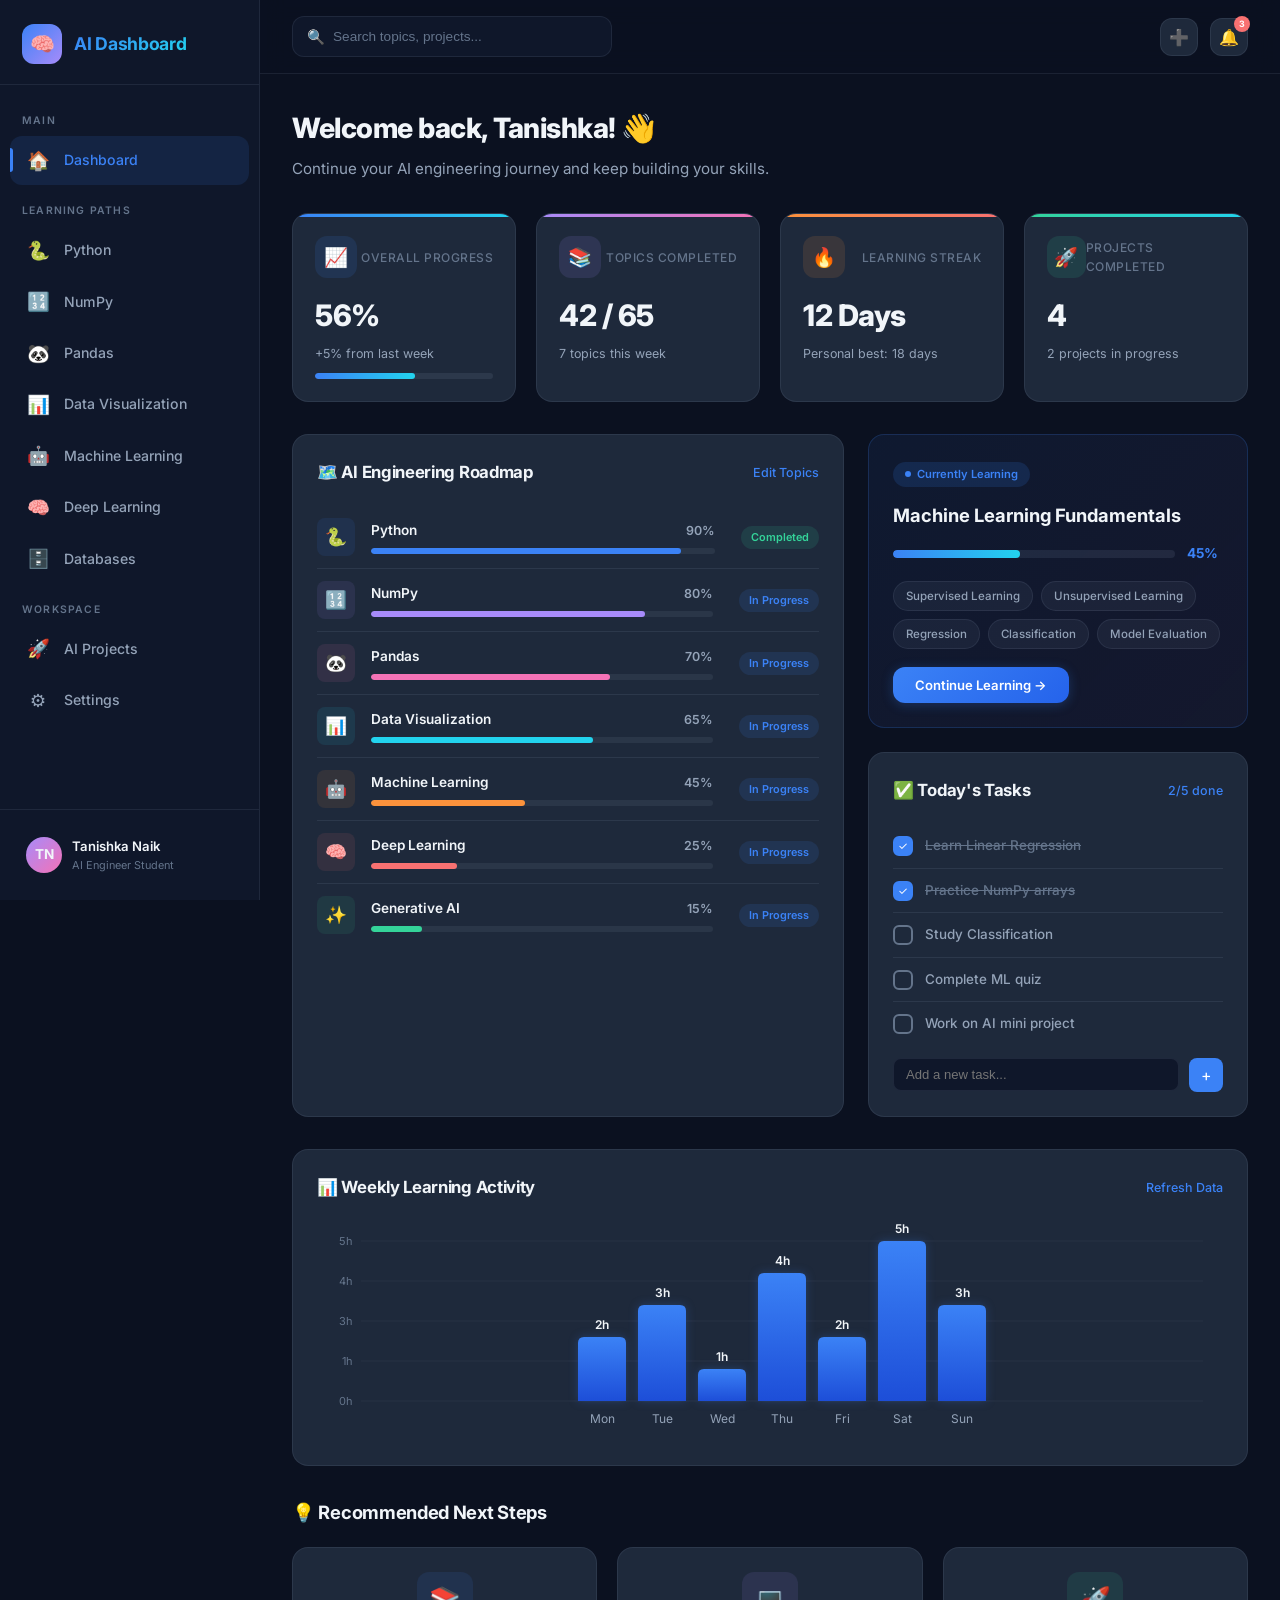
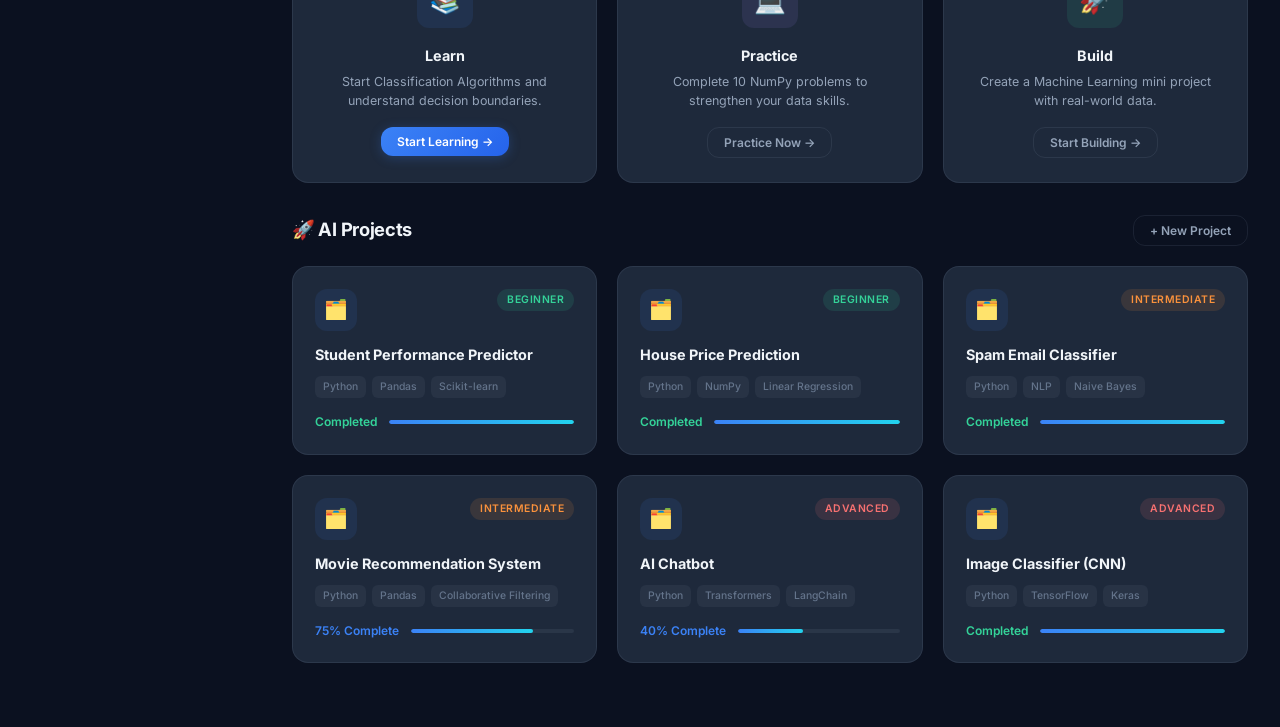
<file: index.html>
<!DOCTYPE html>
<html lang="en">
<head>
  <meta charset="UTF-8" />
  <meta name="viewport" content="width=device-width, initial-scale=1.0" />
  <title>AI Learning Dashboard — Track Your AI Engineering Journey</title>
  <meta name="description" content="Track your AI, Machine Learning, and Data Science learning progress. Monitor topics, manage goals, and visualize your journey." />
  <link rel="stylesheet" href="styles.css" />
</head>
<body>

<!-- ===== App Shell ===== -->
<div class="app-layout">

  <!-- Sidebar Overlay (mobile) -->
  <div class="sidebar-overlay" id="sidebarOverlay"></div>

  <!-- ===== SIDEBAR ===== -->
  <aside class="sidebar" id="sidebar">
    <div class="sidebar__brand">
      <div class="sidebar__logo">🧠</div>
      <span class="sidebar__title">AI Dashboard</span>
    </div>

    <nav class="sidebar__nav">
      <div class="sidebar__nav-label">Main</div>
      <a class="nav-item active" data-page="dashboard" href="#">
        <span class="nav-item__icon">🏠</span> Dashboard
      </a>

      <div class="sidebar__nav-label">Learning Paths</div>
      <a class="nav-item" data-page="python" href="#">
        <span class="nav-item__icon">🐍</span> Python
      </a>
      <a class="nav-item" data-page="numpy" href="#">
        <span class="nav-item__icon">🔢</span> NumPy
      </a>
      <a class="nav-item" data-page="pandas" href="#">
        <span class="nav-item__icon">🐼</span> Pandas
      </a>
      <a class="nav-item" data-page="dataviz" href="#">
        <span class="nav-item__icon">📊</span> Data Visualization
      </a>
      <a class="nav-item" data-page="ml" href="#">
        <span class="nav-item__icon">🤖</span> Machine Learning
      </a>
      <a class="nav-item" data-page="dl" href="#">
        <span class="nav-item__icon">🧠</span> Deep Learning
      </a>
      <a class="nav-item" data-page="databases" href="#">
        <span class="nav-item__icon">🗄️</span> Databases
      </a>

      <div class="sidebar__nav-label">Workspace</div>
      <a class="nav-item" data-page="projects" href="#">
        <span class="nav-item__icon">🚀</span> AI Projects
      </a>
      <a class="nav-item" data-page="settings" href="#">
        <span class="nav-item__icon">⚙️</span> Settings
      </a>
    </nav>

    <div class="sidebar__profile">
      <div class="sidebar__profile-card" data-page="profile" id="sidebarProfileBtn">
        <div class="profile-avatar">TN</div>
        <div class="profile-info">
          <div class="profile-info__name">Tanishka Naik</div>
          <div class="profile-info__role">AI Engineer Student</div>
        </div>
      </div>
    </div>
  </aside>

  <!-- ===== MAIN ===== -->
  <main class="main-content">

    <!-- Top Bar -->
    <header class="topbar">
      <button class="topbar__hamburger" id="menuBtn" aria-label="Open sidebar">☰</button>
      <div class="topbar__search">
        <span class="topbar__search-icon">🔍</span>
        <input type="text" placeholder="Search topics, projects..." />
      </div>
      <div class="topbar__actions">
        <button class="topbar__btn" id="addGoalBtn" title="Add Learning Goal">➕</button>
        <button class="topbar__btn" title="Notifications">
          🔔 <span class="badge">3</span>
        </button>
      </div>
    </header>

    <!-- ============ DASHBOARD PAGE ============ -->
    <section class="dashboard-page page active" id="page-dashboard">

      <!-- Welcome -->
      <div class="welcome animate-in">
        <h1 class="welcome__heading">Welcome back, Tanishka! <span class="wave">👋</span></h1>
        <p class="welcome__sub">Continue your AI engineering journey and keep building your skills.</p>
      </div>

      <!-- Stats -->
      <div class="stats-grid animate-in animate-delay-1">
        <div class="stat-card">
          <div class="stat-card__header">
            <div class="stat-card__icon">📈</div>
            <span class="stat-card__label">Overall Progress</span>
          </div>
          <div class="stat-card__value" id="overallPctText">68%</div>
          <div class="stat-card__extra">+5% from last week</div>
          <div class="stat-card__progress">
            <div class="stat-card__progress-fill" id="overallProgressBar" style="width:0%"></div>
          </div>
        </div>

        <div class="stat-card">
          <div class="stat-card__header">
            <div class="stat-card__icon">📚</div>
            <span class="stat-card__label">Topics Completed</span>
          </div>
          <div class="stat-card__value" id="topicsCompletedText">42 / 65</div>
          <div class="stat-card__extra">7 topics this week</div>
        </div>

        <div class="stat-card">
          <div class="stat-card__header">
            <div class="stat-card__icon">🔥</div>
            <span class="stat-card__label">Learning Streak</span>
          </div>
          <div class="stat-card__value">12 Days</div>
          <div class="stat-card__extra">Personal best: 18 days</div>
        </div>

        <div class="stat-card">
          <div class="stat-card__header">
            <div class="stat-card__icon">🚀</div>
            <span class="stat-card__label">Projects Completed</span>
          </div>
          <div class="stat-card__value" id="projectsCompletedText">6</div>
          <div class="stat-card__extra">2 projects in progress</div>
        </div>
      </div>

      <!-- Two-col: Roadmap + Right Column -->
      <div class="content-grid animate-in animate-delay-2">

        <!-- Left: Roadmap -->
        <div class="card">
          <div class="card__header">
            <h2 class="card__title">🗺️ AI Engineering Roadmap</h2>
            <button class="card__action" id="toggleRoadmapEdit">Edit Topics</button>
          </div>
          <div id="roadmapContainer">
            <!-- Rendered by JS -->
          </div>
        </div>

        <!-- Right Column -->
        <div style="display:flex;flex-direction:column;gap:24px;">

          <!-- Currently Learning -->
          <div class="card current-learning">
            <div class="current-learning__badge">
              <span class="pulse"></span> Currently Learning
            </div>
            <h3 class="current-learning__title">Machine Learning Fundamentals</h3>
            <div class="current-learning__progress-row">
              <div class="current-learning__progress-bar">
                <div class="current-learning__progress-fill" style="width:0%" id="currentProgressFill"></div>
              </div>
              <span class="current-learning__pct" id="currentProgressPct">45%</span>
            </div>
            <div class="current-learning__topics" id="currentTopics">
              <!-- Rendered by JS -->
            </div>
            <button class="btn btn--primary">Continue Learning →</button>
          </div>

          <!-- Today's Tasks -->
          <div class="card">
            <div class="card__header">
              <h2 class="card__title">✅ Today's Tasks</h2>
              <span class="card__action" id="taskCountLabel">2/5 done</span>
            </div>
            <div id="taskList">
              <!-- Rendered by JS -->
            </div>
            <div class="task-add">
              <input type="text" placeholder="Add a new task..." id="newTaskInput" />
              <button id="addTaskBtn">+</button>
            </div>
          </div>

        </div>
      </div>

      <!-- Weekly Activity Chart -->
      <div class="card animate-in animate-delay-3" style="margin-bottom:32px">
        <div class="card__header">
          <h2 class="card__title">📊 Weekly Learning Activity</h2>
          <button class="card__action" id="randomizeChartBtn">Refresh Data</button>
        </div>
        <div class="chart-container">
          <canvas id="weeklyChart"></canvas>
        </div>
      </div>

      <!-- Recommended Next Steps -->
      <div class="animate-in animate-delay-4">
        <div class="section-header">
          <h2 class="section-title">💡 Recommended Next Steps</h2>
        </div>
        <div class="next-steps-grid">
          <div class="step-card">
            <div class="step-card__icon">📚</div>
            <h3 class="step-card__title">Learn</h3>
            <p class="step-card__desc">Start Classification Algorithms and understand decision boundaries.</p>
            <button class="btn btn--primary btn--sm">Start Learning →</button>
          </div>
          <div class="step-card">
            <div class="step-card__icon">💻</div>
            <h3 class="step-card__title">Practice</h3>
            <p class="step-card__desc">Complete 10 NumPy problems to strengthen your data skills.</p>
            <button class="btn btn--outline btn--sm">Practice Now →</button>
          </div>
          <div class="step-card">
            <div class="step-card__icon">🚀</div>
            <h3 class="step-card__title">Build</h3>
            <p class="step-card__desc">Create a Machine Learning mini project with real-world data.</p>
            <button class="btn btn--outline btn--sm">Start Building →</button>
          </div>
        </div>
      </div>

      <!-- AI Projects -->
      <div class="animate-in animate-delay-5">
        <div class="section-header">
          <h2 class="section-title">🚀 AI Projects</h2>
          <button class="btn btn--outline btn--sm" id="addProjectBtn">+ New Project</button>
        </div>
        <div class="projects-grid" id="projectsGrid">
          <!-- Rendered by JS -->
        </div>
      </div>

    </section>

    <!-- ============ TOPIC DETAIL PAGE (reused for Python, NumPy etc) ============ -->
    <section class="dashboard-page page" id="page-topic-detail">
      <div class="welcome animate-in">
        <h1 class="welcome__heading" id="topicDetailTitle">Python</h1>
        <p class="welcome__sub" id="topicDetailSub">Track your progress in this learning path.</p>
      </div>
      <div class="stats-grid animate-in animate-delay-1">
        <div class="stat-card">
          <div class="stat-card__header">
            <div class="stat-card__icon">📈</div>
            <span class="stat-card__label">Completion</span>
          </div>
          <div class="stat-card__value" id="topicDetailPct">90%</div>
          <div class="stat-card__progress">
            <div class="stat-card__progress-fill" id="topicDetailBar" style="width:0%"></div>
          </div>
        </div>
      </div>
      <div class="card animate-in animate-delay-2">
        <div class="card__header">
          <h2 class="card__title">Sub-Topics</h2>
        </div>
        <div id="topicSubList">
          <!-- Rendered by JS -->
        </div>
      </div>
    </section>

    <!-- ============ PROJECTS PAGE ============ -->
    <section class="dashboard-page page" id="page-projects">
      <div class="welcome animate-in">
        <h1 class="welcome__heading">🚀 AI Projects</h1>
        <p class="welcome__sub">Build real-world projects to solidify your AI skills.</p>
      </div>
      <div class="animate-in animate-delay-1">
        <div class="section-header">
          <h2 class="section-title">All Projects</h2>
          <button class="btn btn--primary btn--sm" id="addProjectBtn2">+ New Project</button>
        </div>
        <div class="projects-grid" id="projectsGridFull">
          <!-- Rendered by JS -->
        </div>
      </div>
    </section>

    <!-- ============ PROFILE PAGE ============ -->
    <section class="dashboard-page page" id="page-profile">
      <div class="welcome animate-in">
        <h1 class="welcome__heading">👤 Profile</h1>
      </div>
      <div class="profile-page__card animate-in animate-delay-1">
        <div class="profile-page__avatar">TN</div>
        <div>
          <h2 class="profile-page__name" id="profileName">Tanishka Naik</h2>
          <p class="profile-page__role" id="profileRole">Aspiring AI / Data Science Engineer</p>
          <div class="profile-page__skills" id="profileSkills">
            <!-- Rendered by JS -->
          </div>
        </div>
      </div>
      <div class="card animate-in animate-delay-2">
        <div class="card__header">
          <h2 class="card__title">Edit Profile</h2>
        </div>
        <div class="form-group" style="margin-bottom:14px">
          <label style="font-size:.78rem;font-weight:600;color:var(--text-secondary);display:block;margin-bottom:6px">Name</label>
          <input id="profileNameInput" style="width:100%;background:var(--bg-input);border:1px solid var(--border);border-radius:var(--radius-sm);padding:10px 14px;color:var(--text-primary);font-size:.85rem;outline:none" value="Tanishka Naik" />
        </div>
        <div class="form-group" style="margin-bottom:14px">
          <label style="font-size:.78rem;font-weight:600;color:var(--text-secondary);display:block;margin-bottom:6px">Title</label>
          <input id="profileRoleInput" style="width:100%;background:var(--bg-input);border:1px solid var(--border);border-radius:var(--radius-sm);padding:10px 14px;color:var(--text-primary);font-size:.85rem;outline:none" value="Aspiring AI / Data Science Engineer" />
        </div>
        <div class="form-group" style="margin-bottom:14px">
          <label style="font-size:.78rem;font-weight:600;color:var(--text-secondary);display:block;margin-bottom:6px">Skills (comma separated)</label>
          <input id="profileSkillsInput" style="width:100%;background:var(--bg-input);border:1px solid var(--border);border-radius:var(--radius-sm);padding:10px 14px;color:var(--text-primary);font-size:.85rem;outline:none" value="Python, NumPy, Pandas, Machine Learning" />
        </div>
        <button class="btn btn--primary" id="saveProfileBtn">Save Changes</button>
      </div>
    </section>

    <!-- ============ SETTINGS PAGE ============ -->
    <section class="dashboard-page page" id="page-settings">
      <div class="welcome animate-in">
        <h1 class="welcome__heading">⚙️ Settings</h1>
        <p class="welcome__sub">Customize your dashboard experience.</p>
      </div>

      <div class="settings-group animate-in animate-delay-1">
        <h3 class="settings-group__title">Appearance</h3>
        <div class="settings-row">
          <div>
            <div class="settings-row__label">Dark Mode</div>
            <div class="settings-row__desc">Use dark theme (currently active)</div>
          </div>
          <button class="toggle on" id="toggleDarkMode"></button>
        </div>
        <div class="settings-row">
          <div>
            <div class="settings-row__label">Compact Sidebar</div>
            <div class="settings-row__desc">Minimize the sidebar for more screen space</div>
          </div>
          <button class="toggle" id="toggleCompact"></button>
        </div>
      </div>

      <div class="settings-group animate-in animate-delay-2">
        <h3 class="settings-group__title">Notifications</h3>
        <div class="settings-row">
          <div>
            <div class="settings-row__label">Daily Reminders</div>
            <div class="settings-row__desc">Get a daily learning reminder notification</div>
          </div>
          <button class="toggle on" id="toggleReminders"></button>
        </div>
        <div class="settings-row">
          <div>
            <div class="settings-row__label">Weekly Report</div>
            <div class="settings-row__desc">Receive weekly progress summary</div>
          </div>
          <button class="toggle on" id="toggleWeekly"></button>
        </div>
      </div>

      <div class="settings-group animate-in animate-delay-3">
        <h3 class="settings-group__title">Data</h3>
        <div class="settings-row">
          <div>
            <div class="settings-row__label">Reset Progress</div>
            <div class="settings-row__desc">Clear all learning progress data</div>
          </div>
          <button class="btn btn--outline btn--sm" id="resetProgressBtn" style="border-color:var(--accent-red);color:var(--accent-red)">Reset</button>
        </div>
      </div>
    </section>

  </main>
</div>

<!-- ===== ADD GOAL MODAL ===== -->
<div class="modal-overlay" id="goalModal">
  <div class="modal">
    <div class="modal__header">
      <h3 class="modal__title">Add Learning Goal</h3>
      <button class="modal__close" id="closeGoalModal">✕</button>
    </div>
    <div class="form-group">
      <label>Goal Title</label>
      <input type="text" id="goalTitleInput" placeholder="e.g. Master Classification" />
    </div>
    <div class="form-group">
      <label>Category</label>
      <select id="goalCategorySelect">
        <option>Python</option>
        <option>NumPy</option>
        <option>Pandas</option>
        <option>Data Visualization</option>
        <option>Machine Learning</option>
        <option>Deep Learning</option>
        <option>Generative AI</option>
      </select>
    </div>
    <div class="form-group">
      <label>Target Date</label>
      <input type="date" id="goalDateInput" />
    </div>
    <div class="modal__actions">
      <button class="btn btn--outline" id="cancelGoalBtn">Cancel</button>
      <button class="btn btn--primary" id="saveGoalBtn">Add Goal</button>
    </div>
  </div>
</div>

<!-- ===== ADD PROJECT MODAL ===== -->
<div class="modal-overlay" id="projectModal">
  <div class="modal">
    <div class="modal__header">
      <h3 class="modal__title">Add New Project</h3>
      <button class="modal__close" id="closeProjectModal">✕</button>
    </div>
    <div class="form-group">
      <label>Project Name</label>
      <input type="text" id="projectNameInput" placeholder="e.g. Sentiment Analysis" />
    </div>
    <div class="form-group">
      <label>Difficulty</label>
      <select id="projectDifficultySelect">
        <option value="Beginner">Beginner</option>
        <option value="Intermediate">Intermediate</option>
        <option value="Advanced">Advanced</option>
      </select>
    </div>
    <div class="form-group">
      <label>Technologies (comma separated)</label>
      <input type="text" id="projectTechInput" placeholder="Python, Scikit-learn" />
    </div>
    <div class="modal__actions">
      <button class="btn btn--outline" id="cancelProjectBtn">Cancel</button>
      <button class="btn btn--primary" id="saveProjectBtn">Add Project</button>
    </div>
  </div>
</div>

<!-- Toast Container -->
<div class="toast-container" id="toastContainer"></div>

<script src="app.js"></script>
</body>
</html>
</file>
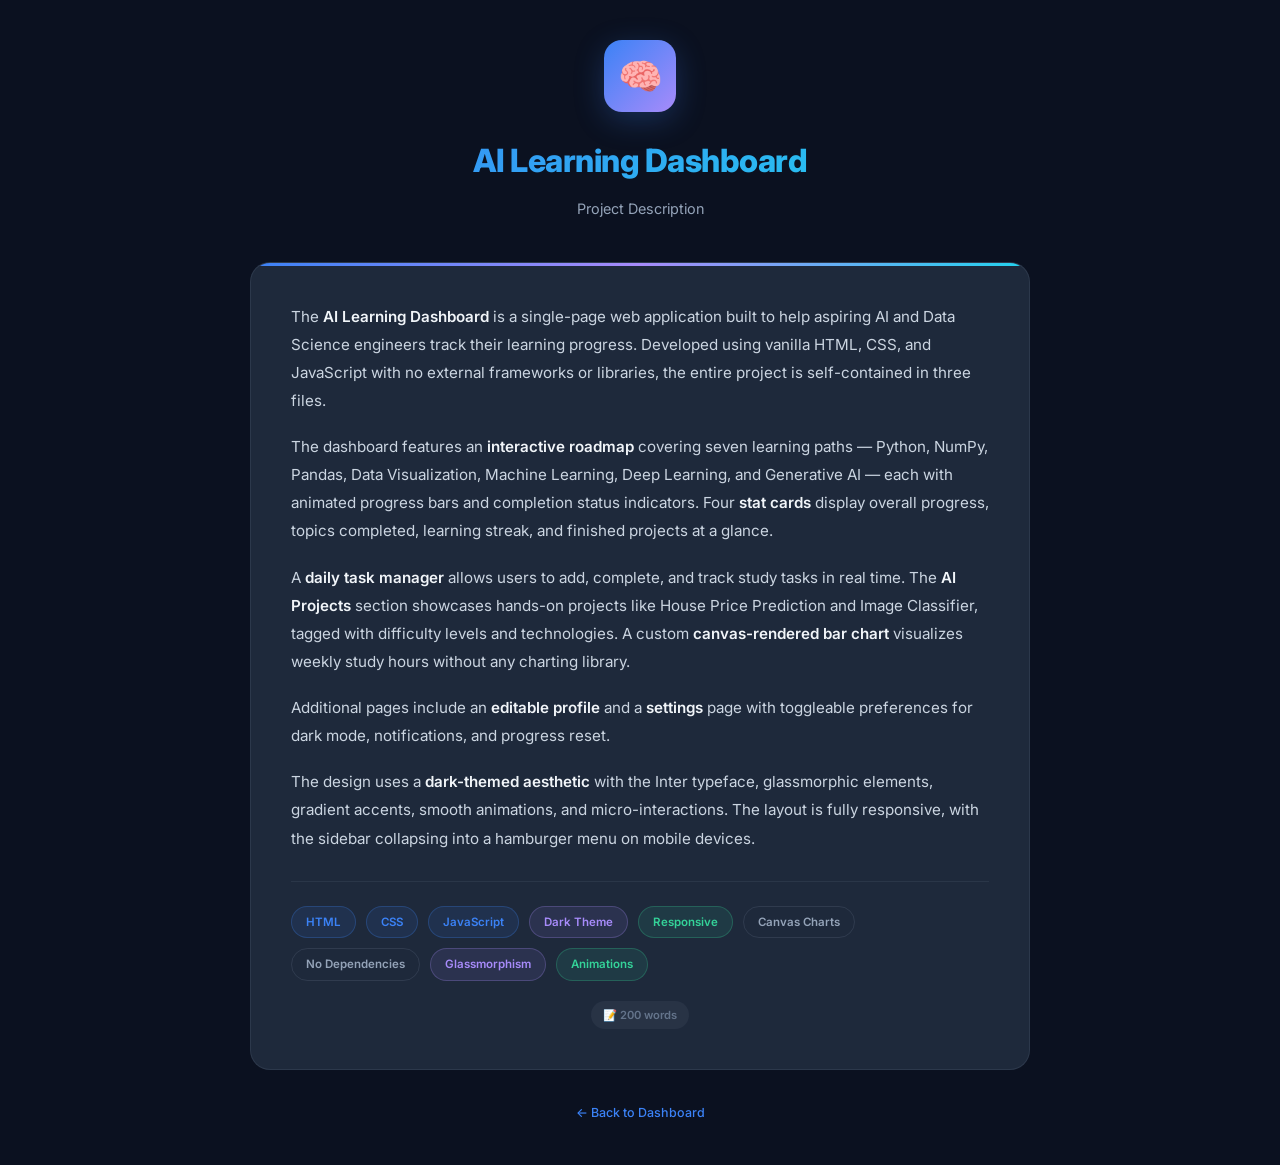
<file: description.html>
<!DOCTYPE html>
<html lang="en">
<head>
  <meta charset="UTF-8" />
  <meta name="viewport" content="width=device-width, initial-scale=1.0" />
  <title>AI Learning Dashboard — Project Description</title>
  <meta name="description" content="A 200-word description of the AI Learning Dashboard project." />
  <link href="https://fonts.googleapis.com/css2?family=Inter:wght@300;400;500;600;700;800&display=swap" rel="stylesheet" />
  <style>
    *, *::before, *::after { box-sizing: border-box; margin: 0; padding: 0; }

    body {
      font-family: 'Inter', system-ui, sans-serif;
      background: #0b1120;
      color: #f1f5f9;
      min-height: 100vh;
      display: flex;
      align-items: center;
      justify-content: center;
      padding: 40px 20px;
      line-height: 1.8;
    }

    .container {
      max-width: 780px;
      width: 100%;
      animation: fadeIn 0.8s ease-out;
    }

    @keyframes fadeIn {
      from { opacity: 0; transform: translateY(24px); }
      to   { opacity: 1; transform: translateY(0); }
    }

    /* Header */
    .header {
      text-align: center;
      margin-bottom: 40px;
    }

    .header__icon {
      width: 72px; height: 72px;
      border-radius: 18px;
      background: linear-gradient(135deg, #3b82f6, #a78bfa);
      display: inline-flex;
      align-items: center;
      justify-content: center;
      font-size: 36px;
      margin-bottom: 20px;
      box-shadow: 0 8px 30px rgba(59,130,246,.25);
    }

    .header__title {
      font-size: 2rem;
      font-weight: 800;
      letter-spacing: -0.5px;
      background: linear-gradient(135deg, #3b82f6, #22d3ee);
      -webkit-background-clip: text;
      -webkit-text-fill-color: transparent;
      background-clip: text;
      margin-bottom: 6px;
    }

    .header__subtitle {
      font-size: 0.9rem;
      color: #94a3b8;
      font-weight: 400;
    }

    /* Card */
    .card {
      background: #1e293b;
      border: 1px solid rgba(148,163,184,.12);
      border-radius: 20px;
      padding: 40px;
      position: relative;
      overflow: hidden;
      transition: border-color 0.3s ease;
    }

    .card:hover {
      border-color: rgba(148,163,184,.25);
    }

    .card::before {
      content: '';
      position: absolute;
      top: 0; left: 0; right: 0;
      height: 3px;
      background: linear-gradient(90deg, #3b82f6, #a78bfa, #22d3ee);
    }

    /* Description text */
    .description p {
      font-size: 0.95rem;
      color: #cbd5e1;
      margin-bottom: 18px;
      line-height: 1.85;
    }

    .description p:last-child {
      margin-bottom: 0;
    }

    .description strong {
      color: #f1f5f9;
      font-weight: 600;
    }

    /* Highlights strip */
    .highlights {
      display: flex;
      flex-wrap: wrap;
      gap: 10px;
      margin-top: 28px;
      padding-top: 24px;
      border-top: 1px solid rgba(148,163,184,.1);
    }

    .tag {
      font-size: 0.72rem;
      font-weight: 600;
      padding: 5px 14px;
      border-radius: 20px;
      border: 1px solid rgba(148,163,184,.15);
      color: #94a3b8;
      transition: all 0.2s ease;
    }

    .tag:hover {
      border-color: #3b82f6;
      color: #3b82f6;
    }

    .tag--blue  { background: rgba(59,130,246,.1);  color: #3b82f6; border-color: rgba(59,130,246,.25); }
    .tag--green { background: rgba(52,211,153,.1);  color: #34d399; border-color: rgba(52,211,153,.25); }
    .tag--purple{ background: rgba(167,139,250,.1); color: #a78bfa; border-color: rgba(167,139,250,.25); }

    /* Footer */
    .footer {
      text-align: center;
      margin-top: 32px;
      font-size: 0.78rem;
      color: #64748b;
    }

    .footer a {
      color: #3b82f6;
      text-decoration: none;
      font-weight: 500;
      transition: color 0.2s;
    }

    .footer a:hover {
      color: #22d3ee;
    }

    /* Word count badge */
    .word-count {
      display: inline-flex;
      align-items: center;
      gap: 6px;
      font-size: 0.7rem;
      font-weight: 600;
      color: #64748b;
      background: rgba(148,163,184,.08);
      padding: 4px 12px;
      border-radius: 20px;
      margin-top: 20px;
    }

    /* Responsive */
    @media (max-width: 640px) {
      .card { padding: 28px 22px; }
      .header__title { font-size: 1.5rem; }
      .description p { font-size: 0.88rem; }
    }
  </style>
</head>
<body>

  <div class="container">

    <div class="header">
      <div class="header__icon">🧠</div>
      <h1 class="header__title">AI Learning Dashboard</h1>
      <p class="header__subtitle">Project Description</p>
    </div>

    <div class="card">
      <div class="description">
        <p>
          The <strong>AI Learning Dashboard</strong> is a single-page web application built to help aspiring AI and Data Science engineers track their learning progress. Developed using vanilla HTML, CSS, and JavaScript with no external frameworks or libraries, the entire project is self-contained in three files.
        </p>
        <p>
          The dashboard features an <strong>interactive roadmap</strong> covering seven learning paths — Python, NumPy, Pandas, Data Visualization, Machine Learning, Deep Learning, and Generative AI — each with animated progress bars and completion status indicators. Four <strong>stat cards</strong> display overall progress, topics completed, learning streak, and finished projects at a glance.
        </p>
        <p>
          A <strong>daily task manager</strong> allows users to add, complete, and track study tasks in real time. The <strong>AI Projects</strong> section showcases hands-on projects like House Price Prediction and Image Classifier, tagged with difficulty levels and technologies. A custom <strong>canvas-rendered bar chart</strong> visualizes weekly study hours without any charting library.
        </p>
        <p>
          Additional pages include an <strong>editable profile</strong> and a <strong>settings</strong> page with toggleable preferences for dark mode, notifications, and progress reset.
        </p>
        <p>
          The design uses a <strong>dark-themed aesthetic</strong> with the Inter typeface, glassmorphic elements, gradient accents, smooth animations, and micro-interactions. The layout is fully responsive, with the sidebar collapsing into a hamburger menu on mobile devices.
        </p>
      </div>

      <div class="highlights">
        <span class="tag tag--blue">HTML</span>
        <span class="tag tag--blue">CSS</span>
        <span class="tag tag--blue">JavaScript</span>
        <span class="tag tag--purple">Dark Theme</span>
        <span class="tag tag--green">Responsive</span>
        <span class="tag">Canvas Charts</span>
        <span class="tag">No Dependencies</span>
        <span class="tag tag--purple">Glassmorphism</span>
        <span class="tag tag--green">Animations</span>
      </div>

      <div style="text-align:center">
        <span class="word-count">📝 200 words</span>
      </div>
    </div>

    <div class="footer">
      <a href="index.html">← Back to Dashboard</a>
    </div>

  </div>

</body>
</html>
</file>
<file: styles.css>
/* ========================================================
   AI Learning Dashboard — Design System & Styles
   ======================================================== */

/* ---------- Google Font ---------- */
@import url('https://fonts.googleapis.com/css2?family=Inter:wght@300;400;500;600;700;800&display=swap');

/* ---------- Custom Properties ---------- */
:root {
  /* Colors */
  --bg-primary:    #0b1120;
  --bg-secondary:  #111827;
  --bg-card:       #1e293b;
  --bg-card-hover: #263348;
  --bg-sidebar:    #0f172a;
  --bg-input:      #0f172a;

  --accent-blue:   #3b82f6;
  --accent-cyan:   #22d3ee;
  --accent-purple: #a78bfa;
  --accent-pink:   #f472b6;
  --accent-orange: #fb923c;
  --accent-green:  #34d399;
  --accent-red:    #f87171;

  --text-primary:   #f1f5f9;
  --text-secondary: #94a3b8;
  --text-muted:     #64748b;

  --border:        rgba(148,163,184,.12);
  --border-hover:  rgba(148,163,184,.25);

  /* Shadows */
  --shadow-sm:  0 1px 2px rgba(0,0,0,.3);
  --shadow-md:  0 4px 12px rgba(0,0,0,.35);
  --shadow-lg:  0 8px 30px rgba(0,0,0,.4);
  --shadow-glow-blue: 0 0 20px rgba(59,130,246,.15);

  /* Layout */
  --sidebar-width:      260px;
  --sidebar-collapsed:   72px;
  --topbar-height:       0px;
  --radius-sm:  8px;
  --radius-md: 12px;
  --radius-lg: 16px;
  --radius-xl: 20px;

  /* Transition */
  --transition-fast: .18s ease;
  --transition-med:  .3s cubic-bezier(.4,0,.2,1);
  --transition-slow: .5s cubic-bezier(.4,0,.2,1);
}

/* ---------- Reset ---------- */
*,*::before,*::after { box-sizing:border-box; margin:0; padding:0; }

html {
  font-size: 16px;
  scroll-behavior: smooth;
  -webkit-font-smoothing: antialiased;
}

body {
  font-family: 'Inter', system-ui, -apple-system, sans-serif;
  background: var(--bg-primary);
  color: var(--text-primary);
  line-height: 1.6;
  overflow-x: hidden;
  min-height: 100vh;
}

a { color: inherit; text-decoration: none; }
button { cursor: pointer; font-family: inherit; }
ul { list-style: none; }
img { max-width: 100%; display: block; }

/* ---------- Layout Shell ---------- */
.app-layout {
  display: flex;
  min-height: 100vh;
}

/* ===================== SIDEBAR ===================== */
.sidebar {
  position: fixed;
  top: 0; left: 0;
  width: var(--sidebar-width);
  height: 100vh;
  background: var(--bg-sidebar);
  border-right: 1px solid var(--border);
  display: flex;
  flex-direction: column;
  z-index: 100;
  transition: transform var(--transition-med);
}

.sidebar__brand {
  display: flex;
  align-items: center;
  gap: 12px;
  padding: 24px 22px 20px;
  border-bottom: 1px solid var(--border);
}

.sidebar__logo {
  width: 40px; height: 40px;
  border-radius: var(--radius-md);
  background: linear-gradient(135deg, var(--accent-blue), var(--accent-purple));
  display: flex; align-items: center; justify-content: center;
  font-size: 20px;
  flex-shrink: 0;
}

.sidebar__title {
  font-size: 1.1rem;
  font-weight: 700;
  letter-spacing: -.3px;
  background: linear-gradient(135deg, var(--accent-blue), var(--accent-cyan));
  -webkit-background-clip: text;
  -webkit-text-fill-color: transparent;
  background-clip: text;
}

.sidebar__nav {
  flex: 1;
  overflow-y: auto;
  padding: 12px 10px;
}

.sidebar__nav-label {
  font-size: .65rem;
  font-weight: 600;
  text-transform: uppercase;
  letter-spacing: 1.2px;
  color: var(--text-muted);
  padding: 16px 12px 6px;
}

.nav-item {
  display: flex;
  align-items: center;
  gap: 12px;
  padding: 10px 14px;
  border-radius: var(--radius-md);
  font-size: .88rem;
  font-weight: 500;
  color: var(--text-secondary);
  transition: all var(--transition-fast);
  margin-bottom: 2px;
  position: relative;
}

.nav-item:hover {
  background: rgba(59,130,246,.08);
  color: var(--text-primary);
}

.nav-item.active {
  background: rgba(59,130,246,.12);
  color: var(--accent-blue);
}

.nav-item.active::before {
  content: '';
  position: absolute;
  left: 0; top: 50%;
  transform: translateY(-50%);
  width: 3px; height: 24px;
  border-radius: 0 4px 4px 0;
  background: var(--accent-blue);
}

.nav-item__icon {
  font-size: 1.15rem;
  width: 28px;
  text-align: center;
  flex-shrink: 0;
}

/* Sidebar Profile */
.sidebar__profile {
  padding: 16px;
  border-top: 1px solid var(--border);
}

.sidebar__profile-card {
  display: flex;
  align-items: center;
  gap: 10px;
  padding: 10px;
  border-radius: var(--radius-md);
  transition: background var(--transition-fast);
  cursor: pointer;
}

.sidebar__profile-card:hover {
  background: rgba(59,130,246,.08);
}

.profile-avatar {
  width: 36px; height: 36px;
  border-radius: 50%;
  background: linear-gradient(135deg, var(--accent-purple), var(--accent-pink));
  display: flex; align-items: center; justify-content: center;
  font-weight: 700;
  font-size: .85rem;
  flex-shrink: 0;
}

.profile-info__name {
  font-size: .82rem;
  font-weight: 600;
}

.profile-info__role {
  font-size: .68rem;
  color: var(--text-muted);
}

/* Mobile overlay */
.sidebar-overlay {
  display: none;
  position: fixed;
  inset: 0;
  background: rgba(0,0,0,.55);
  z-index: 99;
}

/* ===================== MAIN CONTENT ===================== */
.main-content {
  flex: 1;
  margin-left: var(--sidebar-width);
  min-height: 100vh;
  transition: margin-left var(--transition-med);
}

/* Top bar */
.topbar {
  position: sticky; top: 0;
  display: flex;
  align-items: center;
  justify-content: space-between;
  padding: 16px 32px;
  background: rgba(11,17,32,.75);
  backdrop-filter: blur(12px);
  border-bottom: 1px solid var(--border);
  z-index: 50;
}

.topbar__hamburger {
  display: none;
  background: none; border: none;
  color: var(--text-primary);
  font-size: 1.4rem;
  padding: 6px;
}

.topbar__search {
  display: flex;
  align-items: center;
  gap: 8px;
  background: var(--bg-input);
  border: 1px solid var(--border);
  border-radius: var(--radius-md);
  padding: 8px 14px;
  width: 320px;
  transition: border-color var(--transition-fast);
}

.topbar__search:focus-within {
  border-color: var(--accent-blue);
}

.topbar__search-icon { color: var(--text-muted); font-size: .9rem; }

.topbar__search input {
  background: none; border: none; outline: none;
  color: var(--text-primary);
  font-size: .85rem; width: 100%;
}

.topbar__search input::placeholder { color: var(--text-muted); }

.topbar__actions {
  display: flex;
  align-items: center;
  gap: 12px;
}

.topbar__btn {
  width: 38px; height: 38px;
  border-radius: var(--radius-md);
  background: var(--bg-card);
  border: 1px solid var(--border);
  color: var(--text-secondary);
  display: flex; align-items: center; justify-content: center;
  font-size: 1rem;
  transition: all var(--transition-fast);
  position: relative;
}

.topbar__btn:hover {
  background: var(--bg-card-hover);
  color: var(--text-primary);
  border-color: var(--border-hover);
}

.topbar__btn .badge {
  position: absolute;
  top: -3px; right: -3px;
  width: 16px; height: 16px;
  border-radius: 50%;
  background: var(--accent-red);
  font-size: .55rem;
  color: #fff;
  display: flex; align-items: center; justify-content: center;
  font-weight: 700;
}

/* ===================== DASHBOARD PAGE ===================== */
.dashboard-page {
  padding: 32px;
  max-width: 1400px;
}

/* Welcome */
.welcome {
  margin-bottom: 32px;
}

.welcome__heading {
  font-size: 1.75rem;
  font-weight: 800;
  letter-spacing: -.5px;
  margin-bottom: 6px;
}

.welcome__heading .wave { display: inline-block; animation: wave 2.5s infinite; transform-origin: 70% 70%; }

@keyframes wave {
  0%   { transform: rotate(0); }
  10%  { transform: rotate(14deg); }
  20%  { transform: rotate(-8deg); }
  30%  { transform: rotate(14deg); }
  40%  { transform: rotate(-4deg); }
  50%  { transform: rotate(10deg); }
  60%  { transform: rotate(0); }
  100% { transform: rotate(0); }
}

.welcome__sub {
  font-size: .95rem;
  color: var(--text-secondary);
}

/* ---------- Stat Cards Grid ---------- */
.stats-grid {
  display: grid;
  grid-template-columns: repeat(4, 1fr);
  gap: 20px;
  margin-bottom: 32px;
}

.stat-card {
  background: var(--bg-card);
  border: 1px solid var(--border);
  border-radius: var(--radius-lg);
  padding: 22px;
  transition: all var(--transition-med);
  position: relative;
  overflow: hidden;
}

.stat-card::before {
  content: '';
  position: absolute;
  top: 0; left: 0; right: 0;
  height: 3px;
  border-radius: var(--radius-lg) var(--radius-lg) 0 0;
}

.stat-card:nth-child(1)::before { background: linear-gradient(90deg, var(--accent-blue), var(--accent-cyan)); }
.stat-card:nth-child(2)::before { background: linear-gradient(90deg, var(--accent-purple), var(--accent-pink)); }
.stat-card:nth-child(3)::before { background: linear-gradient(90deg, var(--accent-orange), var(--accent-red)); }
.stat-card:nth-child(4)::before { background: linear-gradient(90deg, var(--accent-green), var(--accent-cyan)); }

.stat-card:hover {
  transform: translateY(-4px);
  box-shadow: var(--shadow-lg);
  border-color: var(--border-hover);
}

.stat-card__header {
  display: flex;
  align-items: center;
  justify-content: space-between;
  margin-bottom: 14px;
}

.stat-card__icon {
  width: 42px; height: 42px;
  border-radius: var(--radius-md);
  display: flex; align-items: center; justify-content: center;
  font-size: 1.2rem;
}

.stat-card:nth-child(1) .stat-card__icon { background: rgba(59,130,246,.12); color: var(--accent-blue); }
.stat-card:nth-child(2) .stat-card__icon { background: rgba(167,139,250,.12); color: var(--accent-purple); }
.stat-card:nth-child(3) .stat-card__icon { background: rgba(251,146,60,.12); color: var(--accent-orange); }
.stat-card:nth-child(4) .stat-card__icon { background: rgba(52,211,153,.12); color: var(--accent-green); }

.stat-card__label {
  font-size: .75rem;
  font-weight: 500;
  color: var(--text-muted);
  text-transform: uppercase;
  letter-spacing: .5px;
}

.stat-card__value {
  font-size: 1.85rem;
  font-weight: 800;
  letter-spacing: -.5px;
  margin-bottom: 4px;
}

.stat-card__extra {
  font-size: .78rem;
  color: var(--text-secondary);
}

/* Inline progress bar inside stat card */
.stat-card__progress {
  margin-top: 10px;
  height: 6px;
  border-radius: 10px;
  background: rgba(148,163,184,.12);
  overflow: hidden;
}

.stat-card__progress-fill {
  height: 100%;
  border-radius: 10px;
  background: linear-gradient(90deg, var(--accent-blue), var(--accent-cyan));
  transition: width 1s cubic-bezier(.4,0,.2,1);
}

/* ---------- Two-Column Grid ---------- */
.content-grid {
  display: grid;
  grid-template-columns: 1fr 380px;
  gap: 24px;
  margin-bottom: 32px;
}

/* ---------- Card Component ---------- */
.card {
  background: var(--bg-card);
  border: 1px solid var(--border);
  border-radius: var(--radius-lg);
  padding: 24px;
  transition: all var(--transition-med);
}

.card:hover {
  border-color: var(--border-hover);
}

.card__header {
  display: flex;
  align-items: center;
  justify-content: space-between;
  margin-bottom: 20px;
}

.card__title {
  font-size: 1.05rem;
  font-weight: 700;
  letter-spacing: -.3px;
}

.card__action {
  font-size: .78rem;
  color: var(--accent-blue);
  font-weight: 500;
  cursor: pointer;
  transition: color var(--transition-fast);
  background: none;
  border: none;
}

.card__action:hover { color: var(--accent-cyan); }

/* ---------- Roadmap Progress Bars ---------- */
.roadmap-item {
  display: flex;
  align-items: center;
  gap: 16px;
  padding: 12px 0;
  border-bottom: 1px solid var(--border);
}

.roadmap-item:last-child { border-bottom: none; }

.roadmap-item__icon {
  width: 38px; height: 38px;
  border-radius: var(--radius-sm);
  display: flex; align-items: center; justify-content: center;
  font-size: 1.1rem;
  flex-shrink: 0;
}

.roadmap-item__info { flex: 1; min-width: 0; }

.roadmap-item__top {
  display: flex;
  align-items: center;
  justify-content: space-between;
  margin-bottom: 6px;
}

.roadmap-item__name {
  font-size: .85rem;
  font-weight: 600;
}

.roadmap-item__pct {
  font-size: .78rem;
  font-weight: 600;
  color: var(--text-secondary);
}

.roadmap-item__bar {
  height: 6px;
  border-radius: 10px;
  background: rgba(148,163,184,.1);
  overflow: hidden;
}

.roadmap-item__bar-fill {
  height: 100%;
  border-radius: 10px;
  transition: width 1.2s cubic-bezier(.4,0,.2,1);
}

.roadmap-item__status {
  font-size: .68rem;
  font-weight: 600;
  padding: 3px 10px;
  border-radius: 20px;
  white-space: nowrap;
  margin-left: 10px;
  flex-shrink: 0;
}

.status--completed { background: rgba(52,211,153,.12); color: var(--accent-green); }
.status--in-progress { background: rgba(59,130,246,.12); color: var(--accent-blue); }
.status--not-started { background: rgba(100,116,139,.15); color: var(--text-muted); }

/* ---------- Currently Learning ---------- */
.current-learning {
  background: linear-gradient(135deg, rgba(59,130,246,.08), rgba(167,139,250,.06));
  border-color: rgba(59,130,246,.2);
}

.current-learning__badge {
  display: inline-flex;
  align-items: center;
  gap: 6px;
  background: rgba(59,130,246,.15);
  color: var(--accent-blue);
  font-size: .7rem;
  font-weight: 600;
  padding: 4px 12px;
  border-radius: 20px;
  margin-bottom: 14px;
}

.current-learning__badge .pulse {
  width: 6px; height: 6px;
  border-radius: 50%;
  background: var(--accent-blue);
  animation: pulse 2s infinite;
}

@keyframes pulse {
  0%,100% { opacity: 1; box-shadow: 0 0 0 0 rgba(59,130,246,.4); }
  50% { opacity: .7; box-shadow: 0 0 0 8px rgba(59,130,246,0); }
}

.current-learning__title {
  font-size: 1.15rem;
  font-weight: 700;
  margin-bottom: 12px;
}

.current-learning__progress-row {
  display: flex;
  align-items: center;
  gap: 12px;
  margin-bottom: 16px;
}

.current-learning__progress-bar {
  flex: 1;
  height: 8px;
  border-radius: 10px;
  background: rgba(148,163,184,.12);
  overflow: hidden;
}

.current-learning__progress-fill {
  height: 100%;
  border-radius: 10px;
  background: linear-gradient(90deg, var(--accent-blue), var(--accent-cyan));
  transition: width 1s cubic-bezier(.4,0,.2,1);
}

.current-learning__pct {
  font-size: .85rem;
  font-weight: 700;
  color: var(--accent-blue);
  min-width: 36px;
}

.current-learning__topics {
  display: flex;
  flex-wrap: wrap;
  gap: 8px;
  margin-bottom: 18px;
}

.topic-chip {
  font-size: .72rem;
  font-weight: 500;
  padding: 5px 12px;
  border-radius: 20px;
  background: rgba(148,163,184,.08);
  color: var(--text-secondary);
  border: 1px solid var(--border);
  transition: all var(--transition-fast);
}

.topic-chip:hover {
  border-color: var(--accent-blue);
  color: var(--accent-blue);
}

.btn {
  display: inline-flex;
  align-items: center;
  gap: 8px;
  padding: 10px 22px;
  border-radius: var(--radius-md);
  font-size: .82rem;
  font-weight: 600;
  border: none;
  transition: all var(--transition-fast);
}

.btn--primary {
  background: linear-gradient(135deg, var(--accent-blue), #2563eb);
  color: #fff;
  box-shadow: 0 2px 12px rgba(59,130,246,.25);
}

.btn--primary:hover {
  transform: translateY(-2px);
  box-shadow: 0 4px 20px rgba(59,130,246,.35);
}

.btn--outline {
  background: transparent;
  border: 1px solid var(--border);
  color: var(--text-secondary);
}

.btn--outline:hover {
  border-color: var(--accent-blue);
  color: var(--accent-blue);
}

.btn--sm { padding: 7px 16px; font-size: .75rem; }

/* ---------- Tasks ---------- */
.task-item {
  display: flex;
  align-items: center;
  gap: 12px;
  padding: 11px 0;
  border-bottom: 1px solid var(--border);
  transition: opacity var(--transition-fast);
}

.task-item:last-child { border-bottom: none; }

.task-checkbox {
  width: 20px; height: 20px;
  border-radius: 6px;
  border: 2px solid var(--text-muted);
  background: none;
  display: flex; align-items: center; justify-content: center;
  cursor: pointer;
  transition: all var(--transition-fast);
  flex-shrink: 0;
  color: transparent;
  font-size: .7rem;
}

.task-checkbox:hover {
  border-color: var(--accent-blue);
}

.task-checkbox.checked {
  background: var(--accent-blue);
  border-color: var(--accent-blue);
  color: #fff;
}

.task-item__text {
  font-size: .84rem;
  font-weight: 500;
  color: var(--text-secondary);
  transition: all var(--transition-fast);
}

.task-item__text.done {
  text-decoration: line-through;
  color: var(--text-muted);
}

.task-add {
  display: flex;
  align-items: center;
  gap: 10px;
  margin-top: 12px;
}

.task-add input {
  flex: 1;
  background: var(--bg-input);
  border: 1px solid var(--border);
  border-radius: var(--radius-sm);
  padding: 8px 12px;
  color: var(--text-primary);
  font-size: .82rem;
  outline: none;
  transition: border-color var(--transition-fast);
}

.task-add input:focus { border-color: var(--accent-blue); }

.task-add button {
  background: var(--accent-blue);
  border: none;
  color: #fff;
  width: 34px; height: 34px;
  border-radius: var(--radius-sm);
  font-size: 1rem;
  display: flex; align-items: center; justify-content: center;
  transition: all var(--transition-fast);
}

.task-add button:hover { background: #2563eb; }

/* ---------- Chart Section ---------- */
.chart-container {
  position: relative;
  width: 100%;
  height: 220px;
}

.chart-container canvas {
  width: 100% !important;
  height: 100% !important;
}

/* ---------- Recommended Next Steps ---------- */
.next-steps-grid {
  display: grid;
  grid-template-columns: repeat(3, 1fr);
  gap: 20px;
  margin-bottom: 32px;
}

.step-card {
  background: var(--bg-card);
  border: 1px solid var(--border);
  border-radius: var(--radius-lg);
  padding: 24px;
  text-align: center;
  transition: all var(--transition-med);
  cursor: pointer;
}

.step-card:hover {
  transform: translateY(-4px);
  box-shadow: var(--shadow-lg);
  border-color: var(--border-hover);
}

.step-card__icon {
  width: 56px; height: 56px;
  border-radius: var(--radius-md);
  display: flex; align-items: center; justify-content: center;
  font-size: 1.6rem;
  margin: 0 auto 16px;
}

.step-card:nth-child(1) .step-card__icon { background: rgba(59,130,246,.1); }
.step-card:nth-child(2) .step-card__icon { background: rgba(167,139,250,.1); }
.step-card:nth-child(3) .step-card__icon { background: rgba(52,211,153,.1); }

.step-card__title {
  font-size: .9rem;
  font-weight: 700;
  margin-bottom: 6px;
}

.step-card__desc {
  font-size: .78rem;
  color: var(--text-secondary);
  margin-bottom: 16px;
  line-height: 1.5;
}

/* ---------- Project Cards ---------- */
.projects-grid {
  display: grid;
  grid-template-columns: repeat(auto-fill, minmax(260px, 1fr));
  gap: 20px;
  margin-bottom: 32px;
}

.project-card {
  background: var(--bg-card);
  border: 1px solid var(--border);
  border-radius: var(--radius-lg);
  padding: 22px;
  transition: all var(--transition-med);
  position: relative;
  overflow: hidden;
}

.project-card:hover {
  transform: translateY(-3px);
  box-shadow: var(--shadow-lg);
  border-color: var(--border-hover);
}

.project-card__header {
  display: flex;
  align-items: flex-start;
  justify-content: space-between;
  margin-bottom: 12px;
}

.project-card__icon {
  width: 42px; height: 42px;
  border-radius: var(--radius-md);
  display: flex; align-items: center; justify-content: center;
  font-size: 1.2rem;
  background: rgba(59,130,246,.1);
}

.project-card__difficulty {
  font-size: .65rem;
  font-weight: 600;
  padding: 3px 10px;
  border-radius: 20px;
  text-transform: uppercase;
  letter-spacing: .5px;
}

.difficulty--beginner  { background: rgba(52,211,153,.12); color: var(--accent-green); }
.difficulty--intermediate { background: rgba(251,146,60,.12); color: var(--accent-orange); }
.difficulty--advanced  { background: rgba(248,113,113,.12); color: var(--accent-red); }

.project-card__name {
  font-size: .9rem;
  font-weight: 700;
  margin-bottom: 10px;
}

.project-card__techs {
  display: flex;
  flex-wrap: wrap;
  gap: 6px;
  margin-bottom: 14px;
}

.tech-tag {
  font-size: .65rem;
  font-weight: 500;
  padding: 3px 8px;
  border-radius: 6px;
  background: rgba(148,163,184,.08);
  color: var(--text-muted);
}

.project-card__status {
  display: flex;
  align-items: center;
  justify-content: space-between;
}

.project-card__status-text {
  font-size: .75rem;
  font-weight: 600;
}

.project-card__progress {
  flex: 1;
  height: 4px;
  border-radius: 10px;
  background: rgba(148,163,184,.1);
  margin-left: 12px;
  overflow: hidden;
}

.project-card__progress-fill {
  height: 100%;
  border-radius: 10px;
  background: linear-gradient(90deg, var(--accent-blue), var(--accent-cyan));
  transition: width 1s cubic-bezier(.4,0,.2,1);
}

/* ---------- Section Headers ---------- */
.section-header {
  display: flex;
  align-items: center;
  justify-content: space-between;
  margin-bottom: 20px;
}

.section-title {
  font-size: 1.15rem;
  font-weight: 700;
  letter-spacing: -.3px;
}

/* ---------- Modal ---------- */
.modal-overlay {
  display: none;
  position: fixed;
  inset: 0;
  background: rgba(0,0,0,.6);
  backdrop-filter: blur(4px);
  z-index: 200;
  align-items: center;
  justify-content: center;
}

.modal-overlay.open { display: flex; }

.modal {
  background: var(--bg-card);
  border: 1px solid var(--border);
  border-radius: var(--radius-xl);
  padding: 32px;
  width: 90%;
  max-width: 500px;
  max-height: 85vh;
  overflow-y: auto;
  box-shadow: var(--shadow-lg);
}

.modal__header {
  display: flex;
  align-items: center;
  justify-content: space-between;
  margin-bottom: 20px;
}

.modal__title {
  font-size: 1.1rem;
  font-weight: 700;
}

.modal__close {
  background: none; border: none;
  color: var(--text-muted);
  font-size: 1.2rem;
  padding: 4px;
  cursor: pointer;
  transition: color var(--transition-fast);
}

.modal__close:hover { color: var(--text-primary); }

.modal .form-group {
  margin-bottom: 16px;
}

.modal .form-group label {
  display: block;
  font-size: .78rem;
  font-weight: 600;
  color: var(--text-secondary);
  margin-bottom: 6px;
}

.modal .form-group input,
.modal .form-group select,
.modal .form-group textarea {
  width: 100%;
  background: var(--bg-input);
  border: 1px solid var(--border);
  border-radius: var(--radius-sm);
  padding: 10px 14px;
  color: var(--text-primary);
  font-size: .85rem;
  font-family: inherit;
  outline: none;
  transition: border-color var(--transition-fast);
}

.modal .form-group input:focus,
.modal .form-group select:focus,
.modal .form-group textarea:focus {
  border-color: var(--accent-blue);
}

.modal .form-group textarea { resize: vertical; min-height: 80px; }

.modal__actions {
  display: flex;
  gap: 10px;
  justify-content: flex-end;
  margin-top: 20px;
}

/* ---------- Profile Page (hidden by default) ---------- */
.page { display: none; }
.page.active { display: block; }

.profile-page__card {
  background: var(--bg-card);
  border: 1px solid var(--border);
  border-radius: var(--radius-xl);
  padding: 32px;
  display: flex;
  gap: 24px;
  align-items: center;
  margin-bottom: 24px;
}

.profile-page__avatar {
  width: 80px; height: 80px;
  border-radius: 50%;
  background: linear-gradient(135deg, var(--accent-purple), var(--accent-pink));
  display: flex; align-items: center; justify-content: center;
  font-size: 2rem;
  font-weight: 800;
  flex-shrink: 0;
}

.profile-page__name {
  font-size: 1.4rem;
  font-weight: 800;
  margin-bottom: 4px;
}

.profile-page__role {
  font-size: .88rem;
  color: var(--text-secondary);
  margin-bottom: 12px;
}

.profile-page__skills {
  display: flex;
  flex-wrap: wrap;
  gap: 8px;
}

.skill-badge {
  font-size: .72rem;
  font-weight: 600;
  padding: 4px 14px;
  border-radius: 20px;
  background: rgba(59,130,246,.1);
  color: var(--accent-blue);
}

/* ---------- Settings Page ---------- */
.settings-group {
  background: var(--bg-card);
  border: 1px solid var(--border);
  border-radius: var(--radius-lg);
  padding: 24px;
  margin-bottom: 20px;
}

.settings-group__title {
  font-size: .95rem;
  font-weight: 700;
  margin-bottom: 16px;
}

.settings-row {
  display: flex;
  align-items: center;
  justify-content: space-between;
  padding: 12px 0;
  border-bottom: 1px solid var(--border);
}

.settings-row:last-child { border-bottom: none; }

.settings-row__label {
  font-size: .85rem;
  font-weight: 500;
}

.settings-row__desc {
  font-size: .72rem;
  color: var(--text-muted);
}

/* Toggle switch */
.toggle {
  width: 44px; height: 24px;
  border-radius: 12px;
  background: var(--text-muted);
  position: relative;
  cursor: pointer;
  transition: background var(--transition-fast);
  border: none;
}

.toggle.on { background: var(--accent-blue); }

.toggle::after {
  content: '';
  position: absolute;
  top: 3px; left: 3px;
  width: 18px; height: 18px;
  border-radius: 50%;
  background: #fff;
  transition: transform var(--transition-fast);
}

.toggle.on::after { transform: translateX(20px); }

/* ---------- Toast / Notification ---------- */
.toast-container {
  position: fixed;
  bottom: 24px; right: 24px;
  z-index: 300;
  display: flex;
  flex-direction: column;
  gap: 10px;
}

.toast {
  background: var(--bg-card);
  border: 1px solid var(--border);
  border-radius: var(--radius-md);
  padding: 14px 20px;
  font-size: .82rem;
  font-weight: 500;
  color: var(--text-primary);
  box-shadow: var(--shadow-lg);
  display: flex;
  align-items: center;
  gap: 10px;
  animation: toastIn .4s ease;
  max-width: 350px;
}

.toast.hide { animation: toastOut .3s ease forwards; }

@keyframes toastIn {
  from { transform: translateX(100px); opacity: 0; }
  to   { transform: translateX(0); opacity: 1; }
}

@keyframes toastOut {
  from { transform: translateX(0); opacity: 1; }
  to   { transform: translateX(100px); opacity: 0; }
}

.toast__icon { font-size: 1.1rem; }

/* ---------- Fade-in animation for sections ---------- */
@keyframes fadeUp {
  from { opacity: 0; transform: translateY(16px); }
  to   { opacity: 1; transform: translateY(0); }
}

.animate-in { animation: fadeUp .5s ease both; }

.animate-delay-1 { animation-delay: .05s; }
.animate-delay-2 { animation-delay: .1s; }
.animate-delay-3 { animation-delay: .15s; }
.animate-delay-4 { animation-delay: .2s; }
.animate-delay-5 { animation-delay: .25s; }
.animate-delay-6 { animation-delay: .3s; }

/* ===================== RESPONSIVE ===================== */

@media (max-width: 1200px) {
  .content-grid {
    grid-template-columns: 1fr;
  }
  .stats-grid {
    grid-template-columns: repeat(2, 1fr);
  }
}

@media (max-width: 768px) {
  .sidebar {
    transform: translateX(-100%);
  }

  .sidebar.open {
    transform: translateX(0);
  }

  .sidebar-overlay.open {
    display: block;
  }

  .main-content {
    margin-left: 0;
  }

  .topbar__hamburger {
    display: flex;
  }

  .topbar__search {
    width: 180px;
  }

  .dashboard-page {
    padding: 20px 16px;
  }

  .stats-grid {
    grid-template-columns: repeat(2, 1fr);
    gap: 12px;
  }

  .next-steps-grid {
    grid-template-columns: 1fr;
  }

  .welcome__heading {
    font-size: 1.35rem;
  }

  .projects-grid {
    grid-template-columns: 1fr;
  }

  .profile-page__card {
    flex-direction: column;
    text-align: center;
  }
}

@media (max-width: 480px) {
  .stats-grid {
    grid-template-columns: 1fr;
  }

  .topbar {
    padding: 12px 16px;
  }

  .topbar__search {
    display: none;
  }

  .stat-card__value {
    font-size: 1.5rem;
  }
}

/* Scrollbar styling */
::-webkit-scrollbar { width: 6px; }
::-webkit-scrollbar-track { background: transparent; }
::-webkit-scrollbar-thumb { background: var(--text-muted); border-radius: 10px; }
::-webkit-scrollbar-thumb:hover { background: var(--text-secondary); }
</file>
